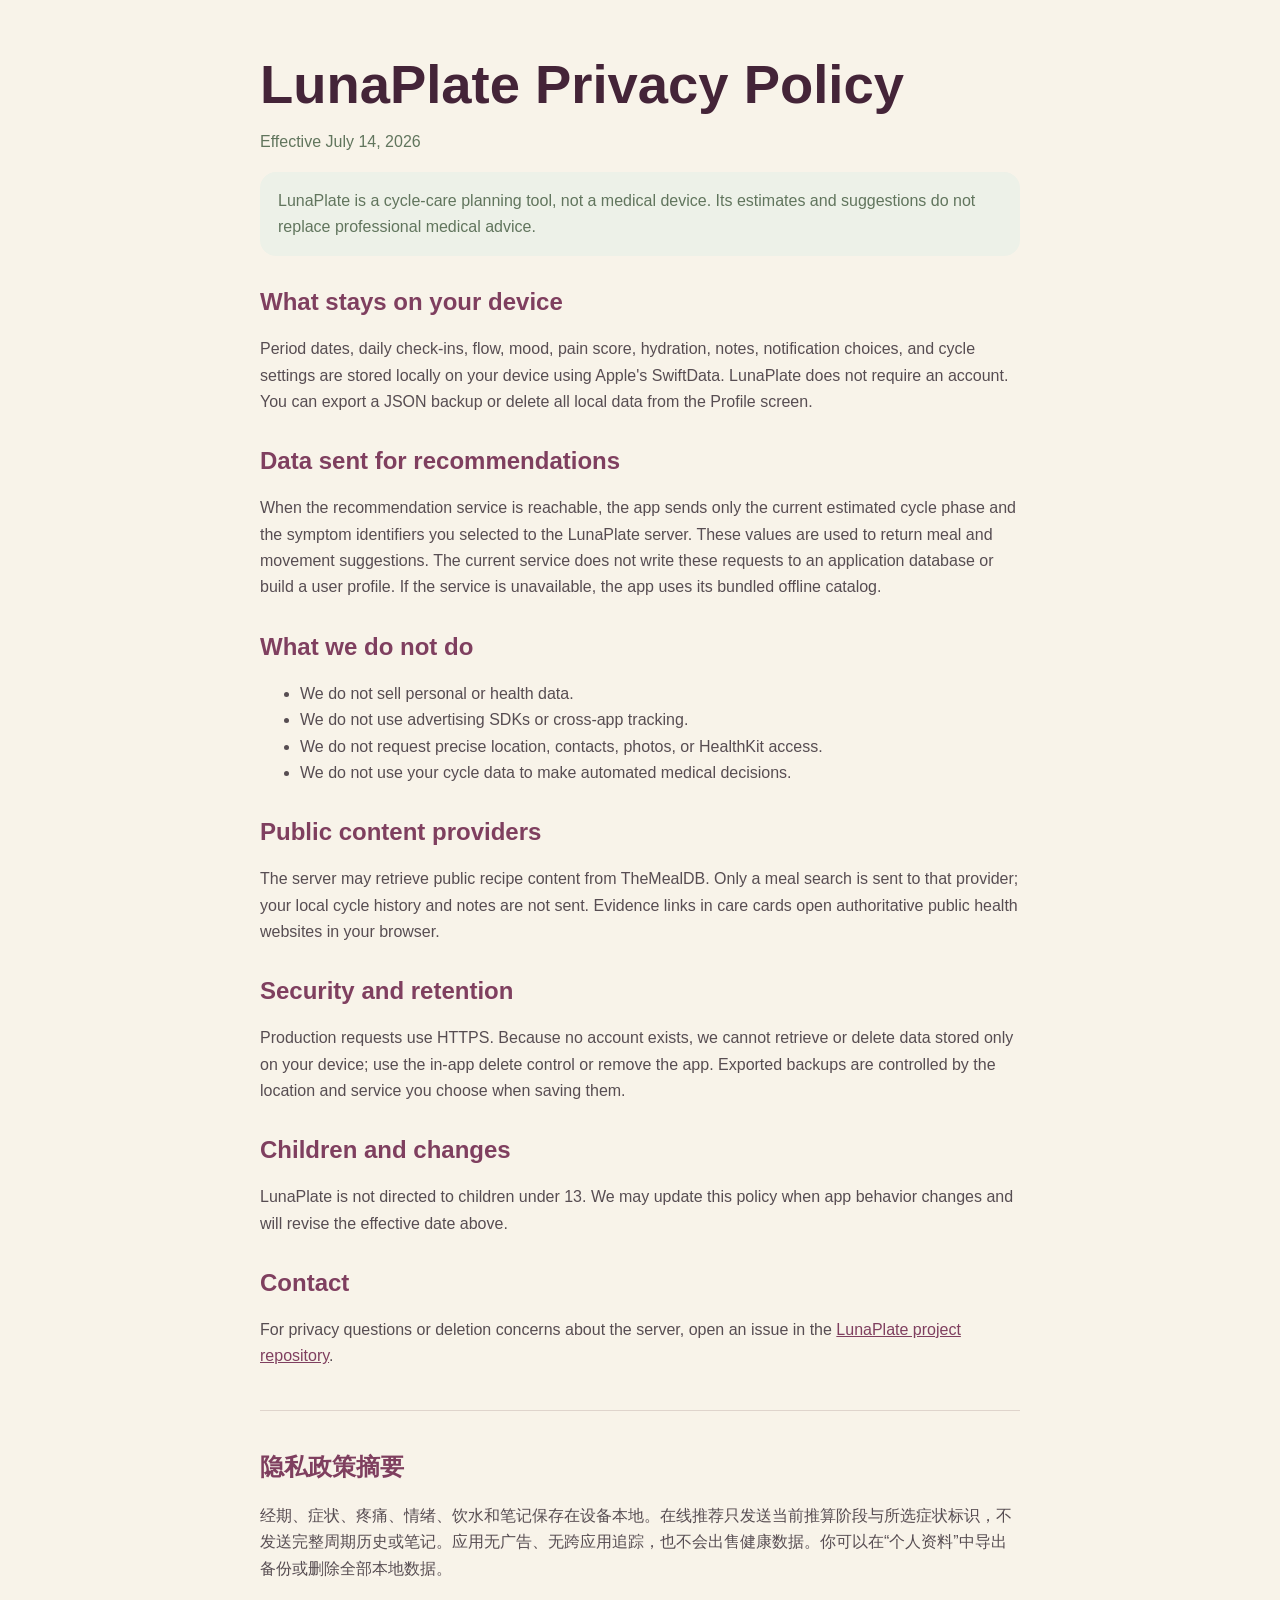
<file: privacy.html>
<!doctype html>
<html lang="en">
  <head>
    <meta charset="utf-8" />
    <meta name="viewport" content="width=device-width, initial-scale=1" />
    <meta name="color-scheme" content="light" />
    <title>LunaPlate Privacy Policy</title>
    <style>
      :root { color: #442438; background: #f8f3e9; font-family: -apple-system, BlinkMacSystemFont, "Segoe UI", sans-serif; }
      body { margin: 0; }
      main { width: min(760px, calc(100% - 40px)); margin: 0 auto; padding: 56px 0 80px; }
      h1 { font-size: clamp(2rem, 7vw, 3.4rem); line-height: 1.05; margin: 0 0 10px; }
      h2 { margin-top: 2rem; color: #7f3f5f; }
      p, li { color: #574d52; line-height: 1.65; }
      .date, .notice { color: #61755d; }
      .notice { background: #edf1e8; border-radius: 16px; padding: 16px 18px; }
      a { color: #7f3f5f; }
      hr { border: 0; border-top: 1px solid #dfd4cc; margin: 40px 0; }
    </style>
  </head>
  <body>
    <main>
      <h1>LunaPlate Privacy Policy</h1>
      <p class="date">Effective July 14, 2026</p>
      <p class="notice">LunaPlate is a cycle-care planning tool, not a medical device. Its estimates and suggestions do not replace professional medical advice.</p>

      <h2>What stays on your device</h2>
      <p>Period dates, daily check-ins, flow, mood, pain score, hydration, notes, notification choices, and cycle settings are stored locally on your device using Apple's SwiftData. LunaPlate does not require an account. You can export a JSON backup or delete all local data from the Profile screen.</p>

      <h2>Data sent for recommendations</h2>
      <p>When the recommendation service is reachable, the app sends only the current estimated cycle phase and the symptom identifiers you selected to the LunaPlate server. These values are used to return meal and movement suggestions. The current service does not write these requests to an application database or build a user profile. If the service is unavailable, the app uses its bundled offline catalog.</p>

      <h2>What we do not do</h2>
      <ul>
        <li>We do not sell personal or health data.</li>
        <li>We do not use advertising SDKs or cross-app tracking.</li>
        <li>We do not request precise location, contacts, photos, or HealthKit access.</li>
        <li>We do not use your cycle data to make automated medical decisions.</li>
      </ul>

      <h2>Public content providers</h2>
      <p>The server may retrieve public recipe content from TheMealDB. Only a meal search is sent to that provider; your local cycle history and notes are not sent. Evidence links in care cards open authoritative public health websites in your browser.</p>

      <h2>Security and retention</h2>
      <p>Production requests use HTTPS. Because no account exists, we cannot retrieve or delete data stored only on your device; use the in-app delete control or remove the app. Exported backups are controlled by the location and service you choose when saving them.</p>

      <h2>Children and changes</h2>
      <p>LunaPlate is not directed to children under 13. We may update this policy when app behavior changes and will revise the effective date above.</p>

      <h2>Contact</h2>
      <p>For privacy questions or deletion concerns about the server, open an issue in the <a href="https://github.com/K599-li/lunaplate-/issues">LunaPlate project repository</a>.</p>

      <hr />
      <h2 lang="zh-Hans">隐私政策摘要</h2>
      <p lang="zh-Hans">经期、症状、疼痛、情绪、饮水和笔记保存在设备本地。在线推荐只发送当前推算阶段与所选症状标识，不发送完整周期历史或笔记。应用无广告、无跨应用追踪，也不会出售健康数据。你可以在“个人资料”中导出备份或删除全部本地数据。</p>
    </main>
  </body>
</html>
</file>
